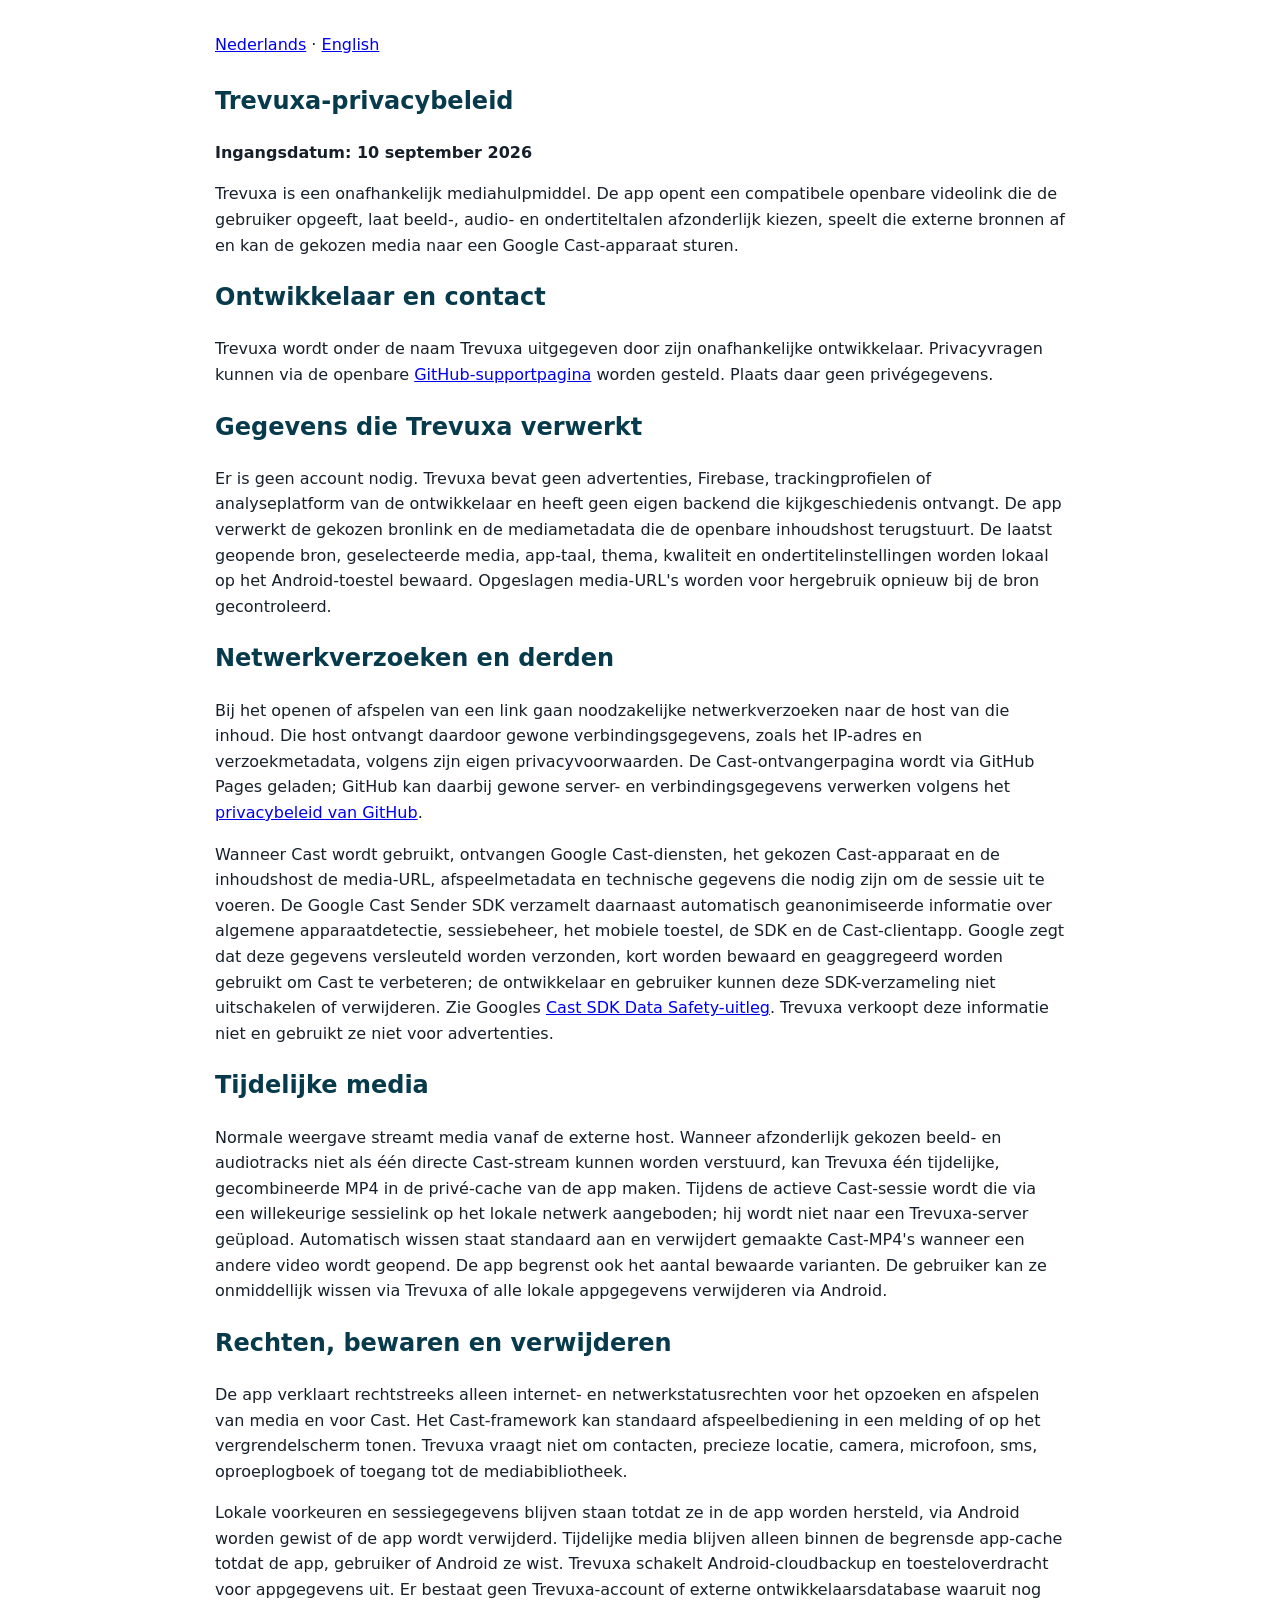
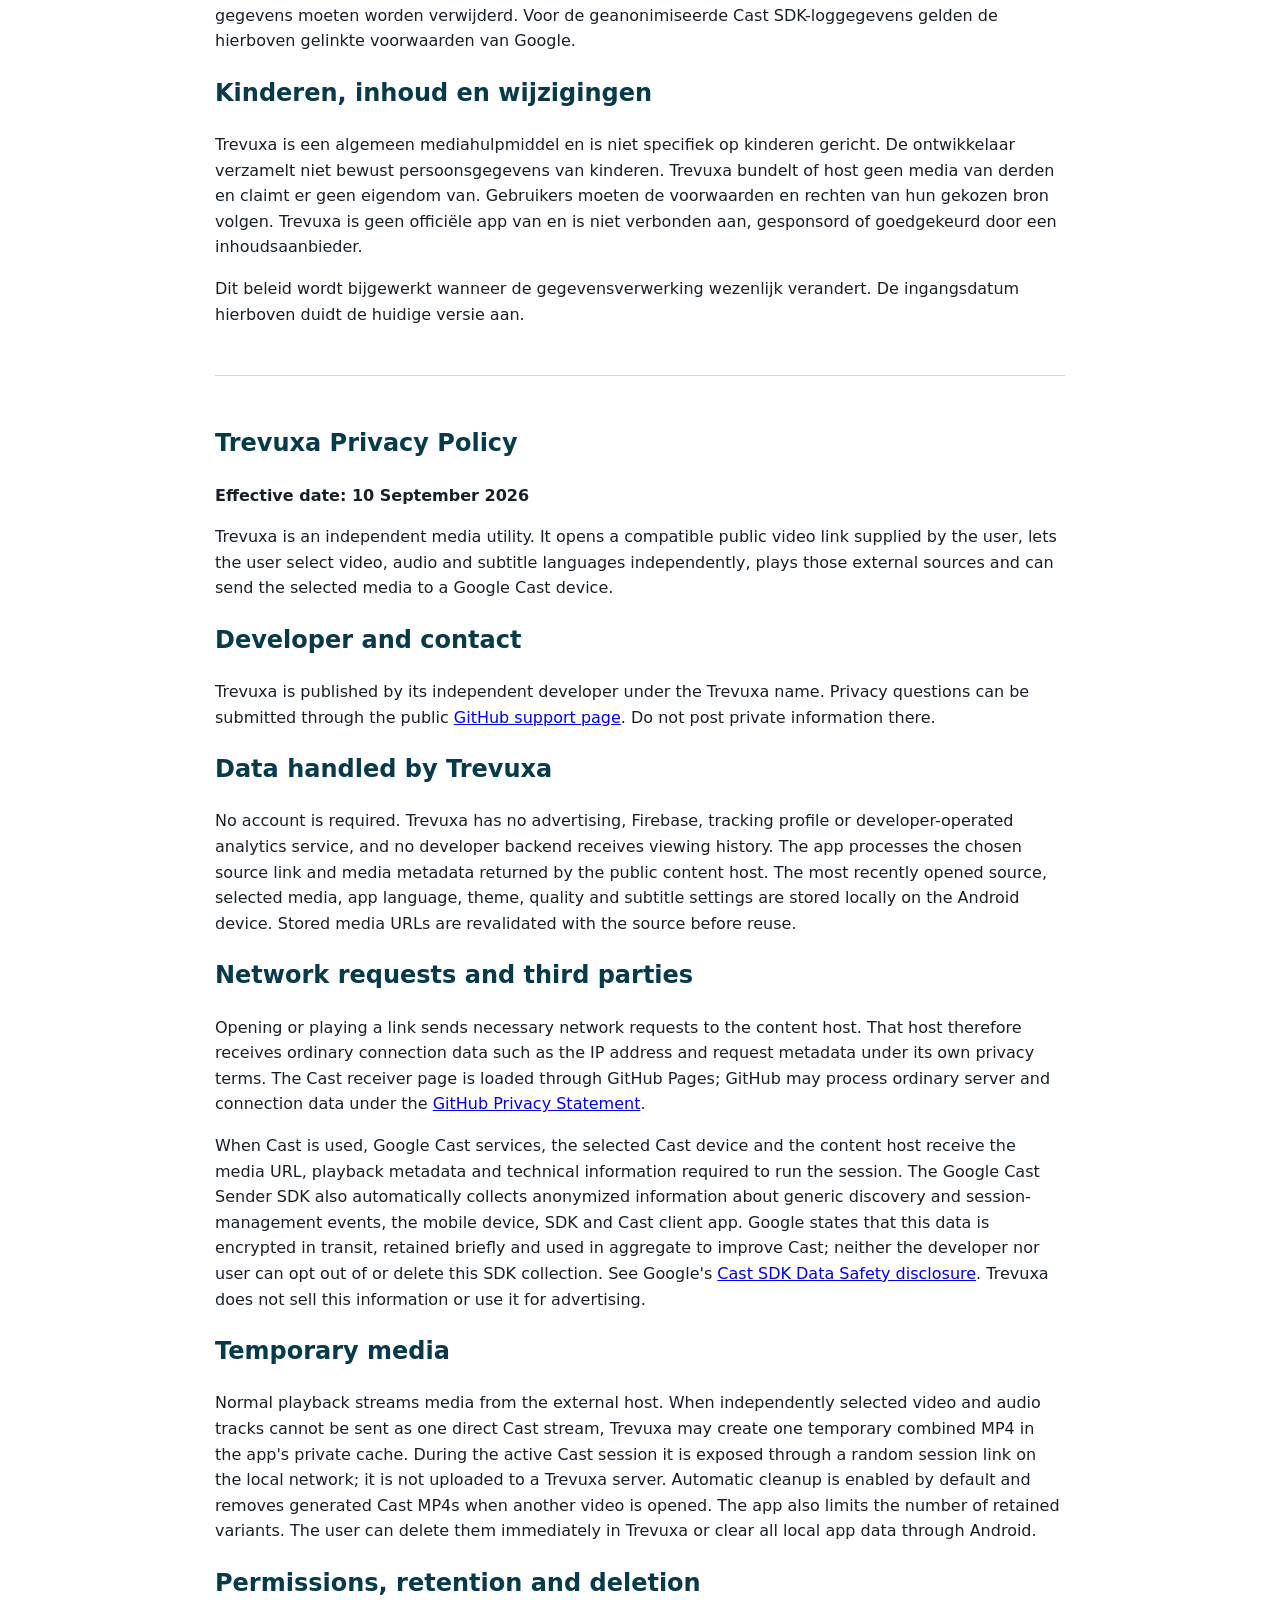
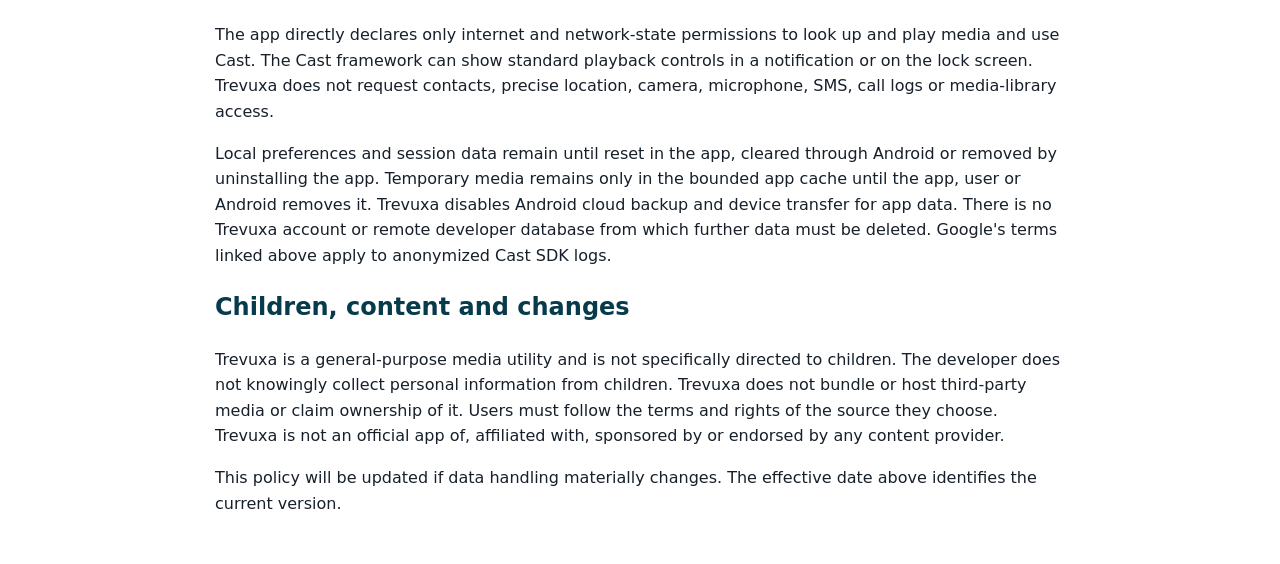
<file: privacy-policy.html>
<!doctype html>
<html lang="en">
<head>
  <meta charset="utf-8">
  <meta name="viewport" content="width=device-width,initial-scale=1">
  <title>Trevuxa Privacy Policy / Privacybeleid</title>
  <style>
    body{font:16px system-ui;line-height:1.6;max-width:850px;margin:auto;padding:32px;color:#17202a}
    h1,h2{color:#073b4c}nav{margin-bottom:24px}hr{border:0;border-top:1px solid #ccd6d9;margin:48px 0}
  </style>
</head>
<body>
<nav><a href="#nederlands">Nederlands</a> · <a href="#english">English</a></nav>

<section id="nederlands" lang="nl">
  <h1>Trevuxa-privacybeleid</h1>
  <p><strong>Ingangsdatum: 10 september 2026</strong></p>
  <p>Trevuxa is een onafhankelijk mediahulpmiddel. De app opent een compatibele openbare videolink die de gebruiker opgeeft, laat beeld-, audio- en ondertiteltalen afzonderlijk kiezen, speelt die externe bronnen af en kan de gekozen media naar een Google Cast-apparaat sturen.</p>

  <h2>Ontwikkelaar en contact</h2>
  <p>Trevuxa wordt onder de naam Trevuxa uitgegeven door zijn onafhankelijke ontwikkelaar. Privacyvragen kunnen via de openbare <a href="https://github.com/LuckyLuke-0/lingomix-cast-receiver/issues">GitHub-supportpagina</a> worden gesteld. Plaats daar geen privégegevens.</p>

  <h2>Gegevens die Trevuxa verwerkt</h2>
  <p>Er is geen account nodig. Trevuxa bevat geen advertenties, Firebase, trackingprofielen of analyseplatform van de ontwikkelaar en heeft geen eigen backend die kijkgeschiedenis ontvangt. De app verwerkt de gekozen bronlink en de mediametadata die de openbare inhoudshost terugstuurt. De laatst geopende bron, geselecteerde media, app-taal, thema, kwaliteit en ondertitelinstellingen worden lokaal op het Android-toestel bewaard. Opgeslagen media-URL's worden voor hergebruik opnieuw bij de bron gecontroleerd.</p>

  <h2>Netwerkverzoeken en derden</h2>
  <p>Bij het openen of afspelen van een link gaan noodzakelijke netwerkverzoeken naar de host van die inhoud. Die host ontvangt daardoor gewone verbindingsgegevens, zoals het IP-adres en verzoekmetadata, volgens zijn eigen privacyvoorwaarden. De Cast-ontvangerpagina wordt via GitHub Pages geladen; GitHub kan daarbij gewone server- en verbindingsgegevens verwerken volgens het <a href="https://docs.github.com/en/site-policy/privacy-policies/github-general-privacy-statement">privacybeleid van GitHub</a>.</p>
  <p>Wanneer Cast wordt gebruikt, ontvangen Google Cast-diensten, het gekozen Cast-apparaat en de inhoudshost de media-URL, afspeelmetadata en technische gegevens die nodig zijn om de sessie uit te voeren. De Google Cast Sender SDK verzamelt daarnaast automatisch geanonimiseerde informatie over algemene apparaatdetectie, sessiebeheer, het mobiele toestel, de SDK en de Cast-clientapp. Google zegt dat deze gegevens versleuteld worden verzonden, kort worden bewaard en geaggregeerd worden gebruikt om Cast te verbeteren; de ontwikkelaar en gebruiker kunnen deze SDK-verzameling niet uitschakelen of verwijderen. Zie Googles <a href="https://developers.google.com/cast/docs/android_sender/data_disclosure">Cast SDK Data Safety-uitleg</a>. Trevuxa verkoopt deze informatie niet en gebruikt ze niet voor advertenties.</p>

  <h2>Tijdelijke media</h2>
  <p>Normale weergave streamt media vanaf de externe host. Wanneer afzonderlijk gekozen beeld- en audiotracks niet als één directe Cast-stream kunnen worden verstuurd, kan Trevuxa één tijdelijke, gecombineerde MP4 in de privé-cache van de app maken. Tijdens de actieve Cast-sessie wordt die via een willekeurige sessielink op het lokale netwerk aangeboden; hij wordt niet naar een Trevuxa-server geüpload. Automatisch wissen staat standaard aan en verwijdert gemaakte Cast-MP4's wanneer een andere video wordt geopend. De app begrenst ook het aantal bewaarde varianten. De gebruiker kan ze onmiddellijk wissen via Trevuxa of alle lokale appgegevens verwijderen via Android.</p>

  <h2>Rechten, bewaren en verwijderen</h2>
  <p>De app verklaart rechtstreeks alleen internet- en netwerkstatusrechten voor het opzoeken en afspelen van media en voor Cast. Het Cast-framework kan standaard afspeelbediening in een melding of op het vergrendelscherm tonen. Trevuxa vraagt niet om contacten, precieze locatie, camera, microfoon, sms, oproeplogboek of toegang tot de mediabibliotheek.</p>
  <p>Lokale voorkeuren en sessiegegevens blijven staan totdat ze in de app worden hersteld, via Android worden gewist of de app wordt verwijderd. Tijdelijke media blijven alleen binnen de begrensde app-cache totdat de app, gebruiker of Android ze wist. Trevuxa schakelt Android-cloudbackup en toesteloverdracht voor appgegevens uit. Er bestaat geen Trevuxa-account of externe ontwikkelaarsdatabase waaruit nog gegevens moeten worden verwijderd. Voor de geanonimiseerde Cast SDK-loggegevens gelden de hierboven gelinkte voorwaarden van Google.</p>

  <h2>Kinderen, inhoud en wijzigingen</h2>
  <p>Trevuxa is een algemeen mediahulpmiddel en is niet specifiek op kinderen gericht. De ontwikkelaar verzamelt niet bewust persoonsgegevens van kinderen. Trevuxa bundelt of host geen media van derden en claimt er geen eigendom van. Gebruikers moeten de voorwaarden en rechten van hun gekozen bron volgen. Trevuxa is geen officiële app van en is niet verbonden aan, gesponsord of goedgekeurd door een inhoudsaanbieder.</p>
  <p>Dit beleid wordt bijgewerkt wanneer de gegevensverwerking wezenlijk verandert. De ingangsdatum hierboven duidt de huidige versie aan.</p>
</section>

<hr>

<section id="english" lang="en">
  <h1>Trevuxa Privacy Policy</h1>
  <p><strong>Effective date: 10 September 2026</strong></p>
  <p>Trevuxa is an independent media utility. It opens a compatible public video link supplied by the user, lets the user select video, audio and subtitle languages independently, plays those external sources and can send the selected media to a Google Cast device.</p>

  <h2>Developer and contact</h2>
  <p>Trevuxa is published by its independent developer under the Trevuxa name. Privacy questions can be submitted through the public <a href="https://github.com/LuckyLuke-0/lingomix-cast-receiver/issues">GitHub support page</a>. Do not post private information there.</p>

  <h2>Data handled by Trevuxa</h2>
  <p>No account is required. Trevuxa has no advertising, Firebase, tracking profile or developer-operated analytics service, and no developer backend receives viewing history. The app processes the chosen source link and media metadata returned by the public content host. The most recently opened source, selected media, app language, theme, quality and subtitle settings are stored locally on the Android device. Stored media URLs are revalidated with the source before reuse.</p>

  <h2>Network requests and third parties</h2>
  <p>Opening or playing a link sends necessary network requests to the content host. That host therefore receives ordinary connection data such as the IP address and request metadata under its own privacy terms. The Cast receiver page is loaded through GitHub Pages; GitHub may process ordinary server and connection data under the <a href="https://docs.github.com/en/site-policy/privacy-policies/github-general-privacy-statement">GitHub Privacy Statement</a>.</p>
  <p>When Cast is used, Google Cast services, the selected Cast device and the content host receive the media URL, playback metadata and technical information required to run the session. The Google Cast Sender SDK also automatically collects anonymized information about generic discovery and session-management events, the mobile device, SDK and Cast client app. Google states that this data is encrypted in transit, retained briefly and used in aggregate to improve Cast; neither the developer nor user can opt out of or delete this SDK collection. See Google's <a href="https://developers.google.com/cast/docs/android_sender/data_disclosure">Cast SDK Data Safety disclosure</a>. Trevuxa does not sell this information or use it for advertising.</p>

  <h2>Temporary media</h2>
  <p>Normal playback streams media from the external host. When independently selected video and audio tracks cannot be sent as one direct Cast stream, Trevuxa may create one temporary combined MP4 in the app's private cache. During the active Cast session it is exposed through a random session link on the local network; it is not uploaded to a Trevuxa server. Automatic cleanup is enabled by default and removes generated Cast MP4s when another video is opened. The app also limits the number of retained variants. The user can delete them immediately in Trevuxa or clear all local app data through Android.</p>

  <h2>Permissions, retention and deletion</h2>
  <p>The app directly declares only internet and network-state permissions to look up and play media and use Cast. The Cast framework can show standard playback controls in a notification or on the lock screen. Trevuxa does not request contacts, precise location, camera, microphone, SMS, call logs or media-library access.</p>
  <p>Local preferences and session data remain until reset in the app, cleared through Android or removed by uninstalling the app. Temporary media remains only in the bounded app cache until the app, user or Android removes it. Trevuxa disables Android cloud backup and device transfer for app data. There is no Trevuxa account or remote developer database from which further data must be deleted. Google's terms linked above apply to anonymized Cast SDK logs.</p>

  <h2>Children, content and changes</h2>
  <p>Trevuxa is a general-purpose media utility and is not specifically directed to children. The developer does not knowingly collect personal information from children. Trevuxa does not bundle or host third-party media or claim ownership of it. Users must follow the terms and rights of the source they choose. Trevuxa is not an official app of, affiliated with, sponsored by or endorsed by any content provider.</p>
  <p>This policy will be updated if data handling materially changes. The effective date above identifies the current version.</p>
</section>
</body>
</html>
</file>
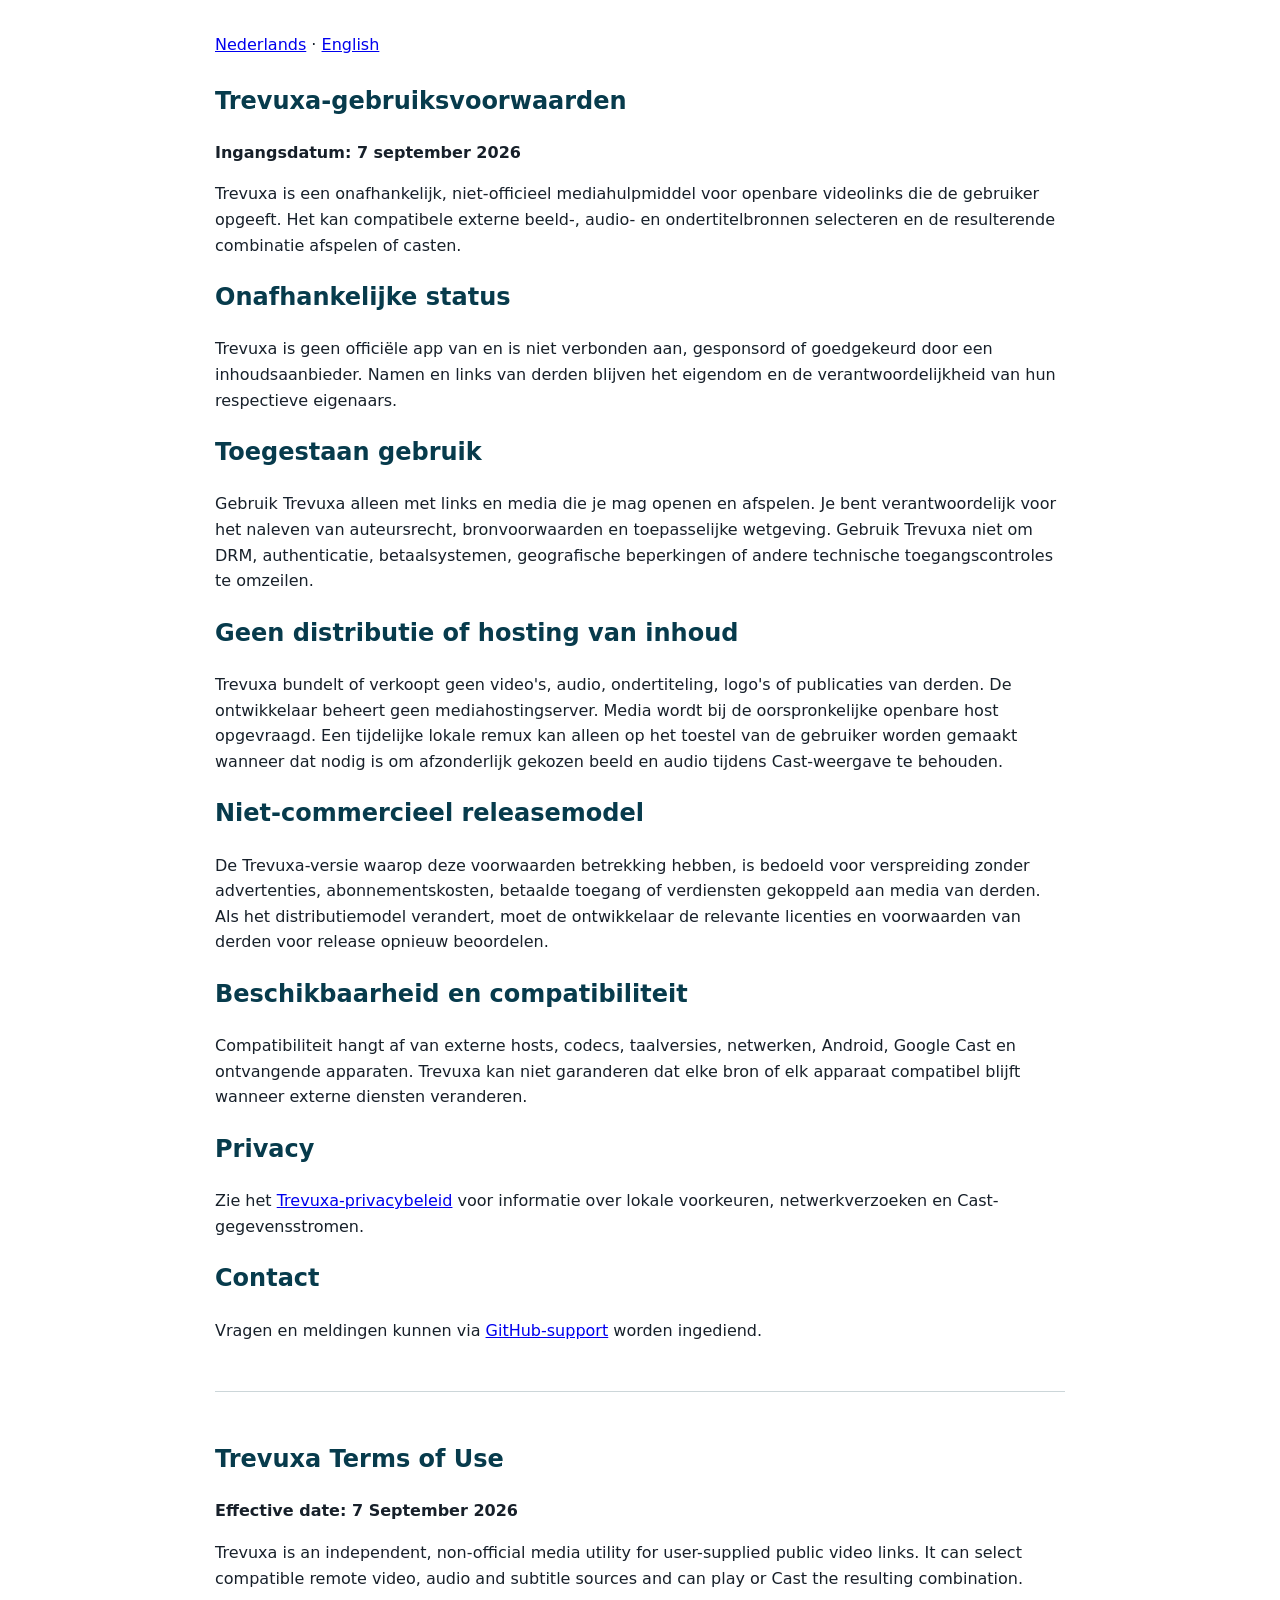
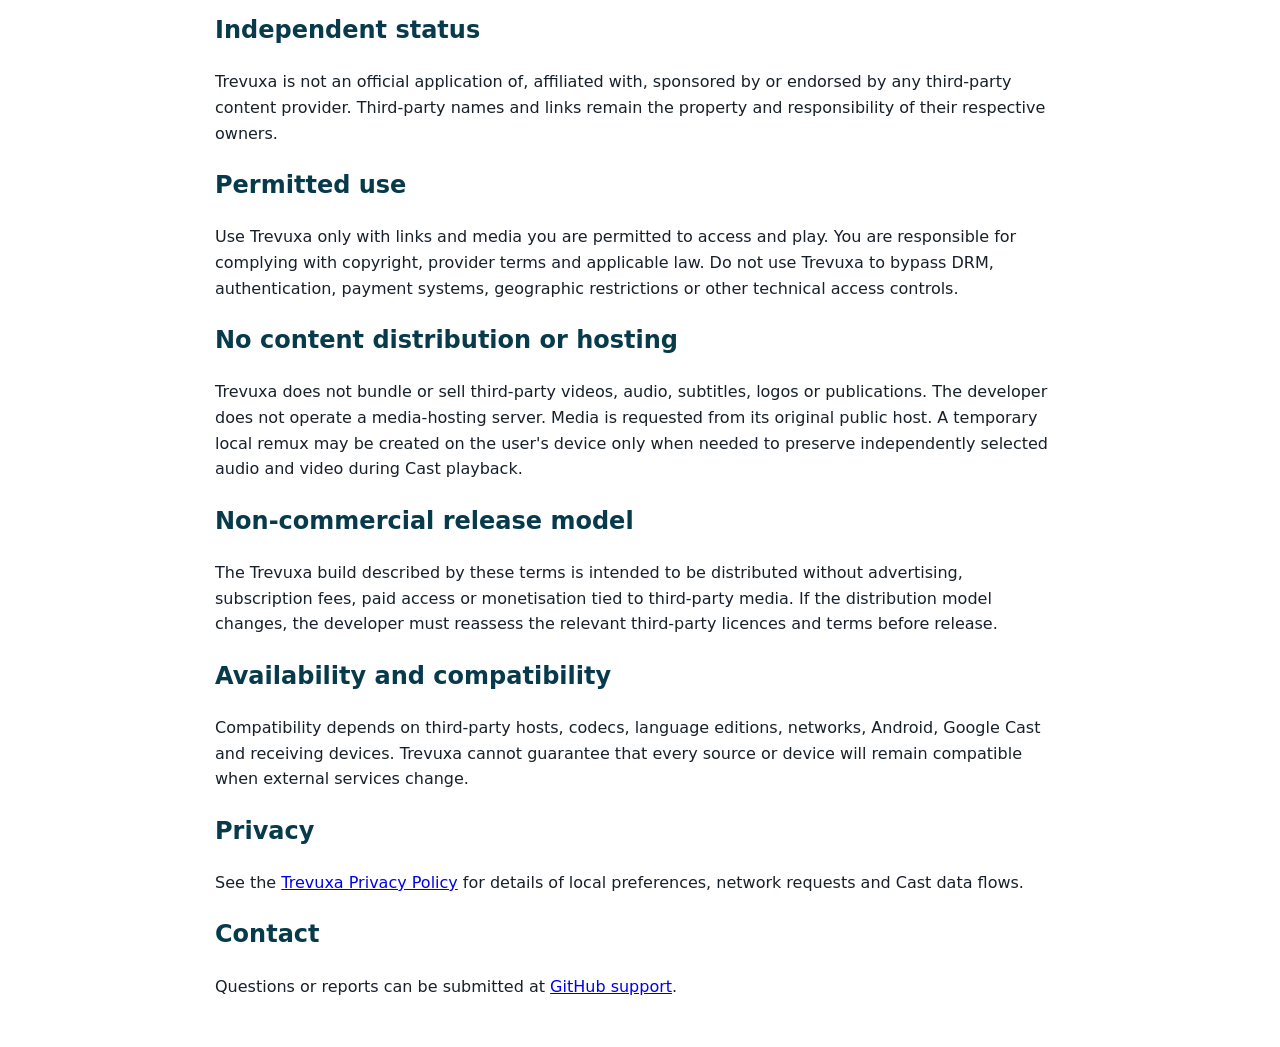
<file: terms.html>
<!doctype html>
<html lang="en"><head><meta charset="utf-8"><meta name="viewport" content="width=device-width,initial-scale=1">
<title>Trevuxa Terms of Use / Gebruiksvoorwaarden</title><style>body{font:16px system-ui;line-height:1.6;max-width:850px;margin:auto;padding:32px;color:#17202a}h1,h2{color:#073b4c}nav{margin-bottom:24px}hr{border:0;border-top:1px solid #ccd6d9;margin:48px 0}</style></head>
<body>
<nav><a href="#nederlands">Nederlands</a> · <a href="#english">English</a></nav>
<section id="nederlands" lang="nl">
<h1>Trevuxa-gebruiksvoorwaarden</h1><p><strong>Ingangsdatum: 7 september 2026</strong></p>
<p>Trevuxa is een onafhankelijk, niet-officieel mediahulpmiddel voor openbare videolinks die de gebruiker opgeeft. Het kan compatibele externe beeld-, audio- en ondertitelbronnen selecteren en de resulterende combinatie afspelen of casten.</p>
<h2>Onafhankelijke status</h2><p>Trevuxa is geen officiële app van en is niet verbonden aan, gesponsord of goedgekeurd door een inhoudsaanbieder. Namen en links van derden blijven het eigendom en de verantwoordelijkheid van hun respectieve eigenaars.</p>
<h2>Toegestaan gebruik</h2><p>Gebruik Trevuxa alleen met links en media die je mag openen en afspelen. Je bent verantwoordelijk voor het naleven van auteursrecht, bronvoorwaarden en toepasselijke wetgeving. Gebruik Trevuxa niet om DRM, authenticatie, betaalsystemen, geografische beperkingen of andere technische toegangscontroles te omzeilen.</p>
<h2>Geen distributie of hosting van inhoud</h2><p>Trevuxa bundelt of verkoopt geen video's, audio, ondertiteling, logo's of publicaties van derden. De ontwikkelaar beheert geen mediahostingserver. Media wordt bij de oorspronkelijke openbare host opgevraagd. Een tijdelijke lokale remux kan alleen op het toestel van de gebruiker worden gemaakt wanneer dat nodig is om afzonderlijk gekozen beeld en audio tijdens Cast-weergave te behouden.</p>
<h2>Niet-commercieel releasemodel</h2><p>De Trevuxa-versie waarop deze voorwaarden betrekking hebben, is bedoeld voor verspreiding zonder advertenties, abonnementskosten, betaalde toegang of verdiensten gekoppeld aan media van derden. Als het distributiemodel verandert, moet de ontwikkelaar de relevante licenties en voorwaarden van derden voor release opnieuw beoordelen.</p>
<h2>Beschikbaarheid en compatibiliteit</h2><p>Compatibiliteit hangt af van externe hosts, codecs, taalversies, netwerken, Android, Google Cast en ontvangende apparaten. Trevuxa kan niet garanderen dat elke bron of elk apparaat compatibel blijft wanneer externe diensten veranderen.</p>
<h2>Privacy</h2><p>Zie het <a href="privacy-policy.html#nederlands">Trevuxa-privacybeleid</a> voor informatie over lokale voorkeuren, netwerkverzoeken en Cast-gegevensstromen.</p>
<h2>Contact</h2><p>Vragen en meldingen kunnen via <a href="https://github.com/LuckyLuke-0/lingomix-cast-receiver/issues">GitHub-support</a> worden ingediend.</p>
</section>
<hr>
<section id="english" lang="en">
<h1>Trevuxa Terms of Use</h1><p><strong>Effective date: 7 September 2026</strong></p>
<p>Trevuxa is an independent, non-official media utility for user-supplied public video links. It can select compatible remote video, audio and subtitle sources and can play or Cast the resulting combination.</p>
<h2>Independent status</h2><p>Trevuxa is not an official application of, affiliated with, sponsored by or endorsed by any third-party content provider. Third-party names and links remain the property and responsibility of their respective owners.</p>
<h2>Permitted use</h2><p>Use Trevuxa only with links and media you are permitted to access and play. You are responsible for complying with copyright, provider terms and applicable law. Do not use Trevuxa to bypass DRM, authentication, payment systems, geographic restrictions or other technical access controls.</p>
<h2>No content distribution or hosting</h2><p>Trevuxa does not bundle or sell third-party videos, audio, subtitles, logos or publications. The developer does not operate a media-hosting server. Media is requested from its original public host. A temporary local remux may be created on the user's device only when needed to preserve independently selected audio and video during Cast playback.</p>
<h2>Non-commercial release model</h2><p>The Trevuxa build described by these terms is intended to be distributed without advertising, subscription fees, paid access or monetisation tied to third-party media. If the distribution model changes, the developer must reassess the relevant third-party licences and terms before release.</p>
<h2>Availability and compatibility</h2><p>Compatibility depends on third-party hosts, codecs, language editions, networks, Android, Google Cast and receiving devices. Trevuxa cannot guarantee that every source or device will remain compatible when external services change.</p>
<h2>Privacy</h2><p>See the <a href="privacy-policy.html#english">Trevuxa Privacy Policy</a> for details of local preferences, network requests and Cast data flows.</p>
<h2>Contact</h2><p>Questions or reports can be submitted at <a href="https://github.com/LuckyLuke-0/lingomix-cast-receiver/issues">GitHub support</a>.</p>
</section>
</body></html>
</file>
